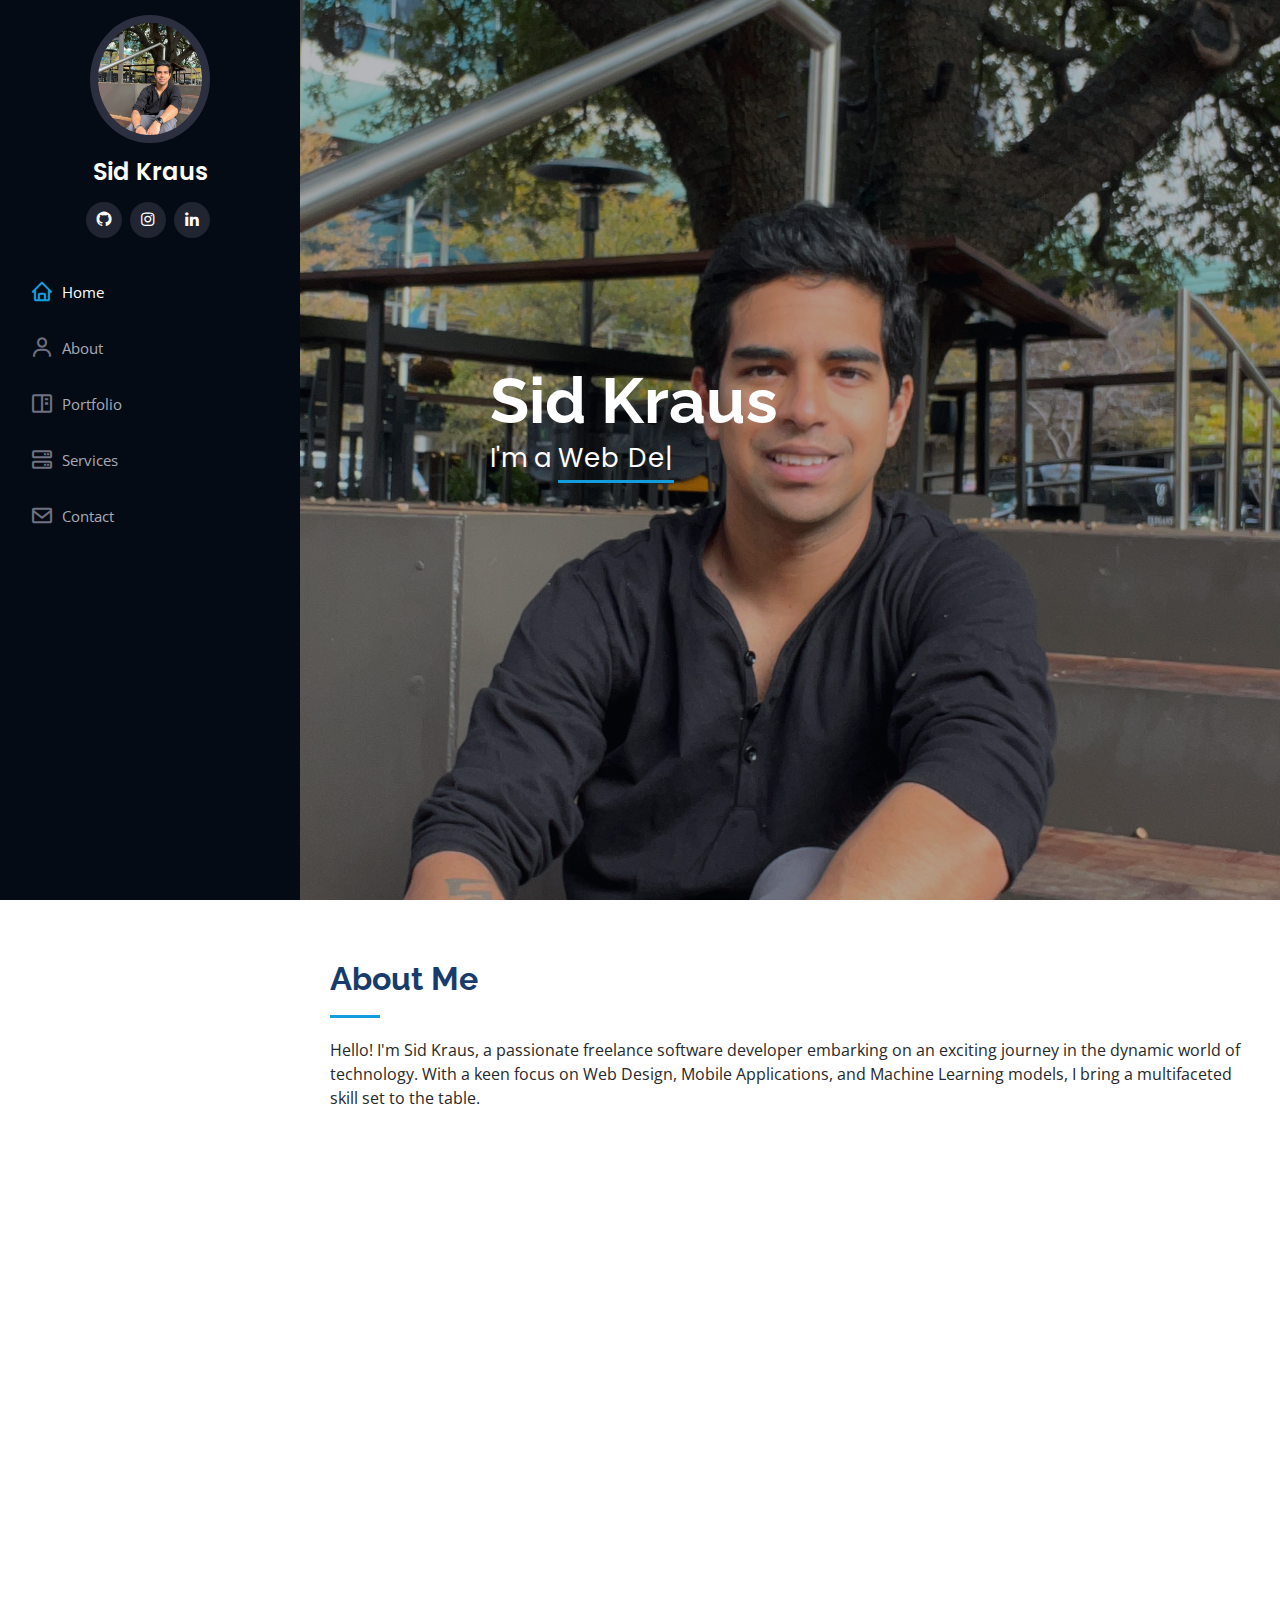
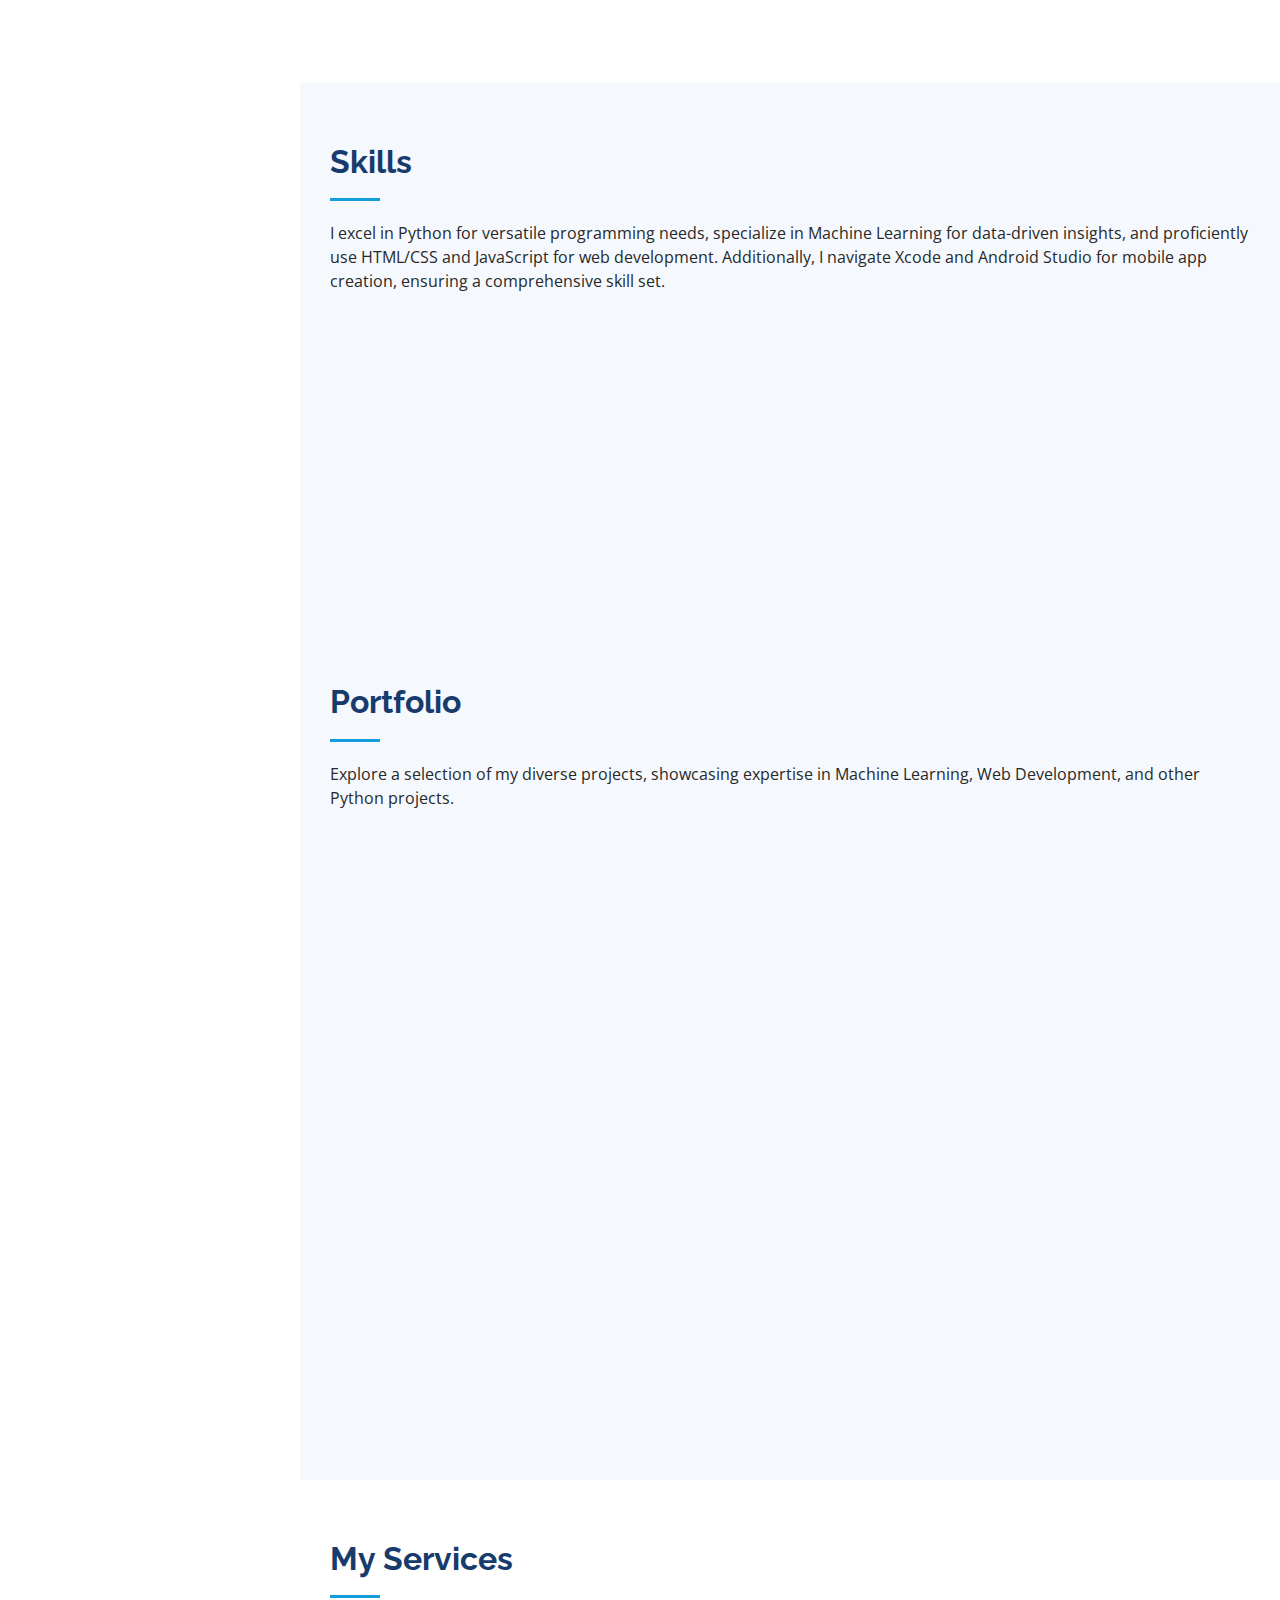
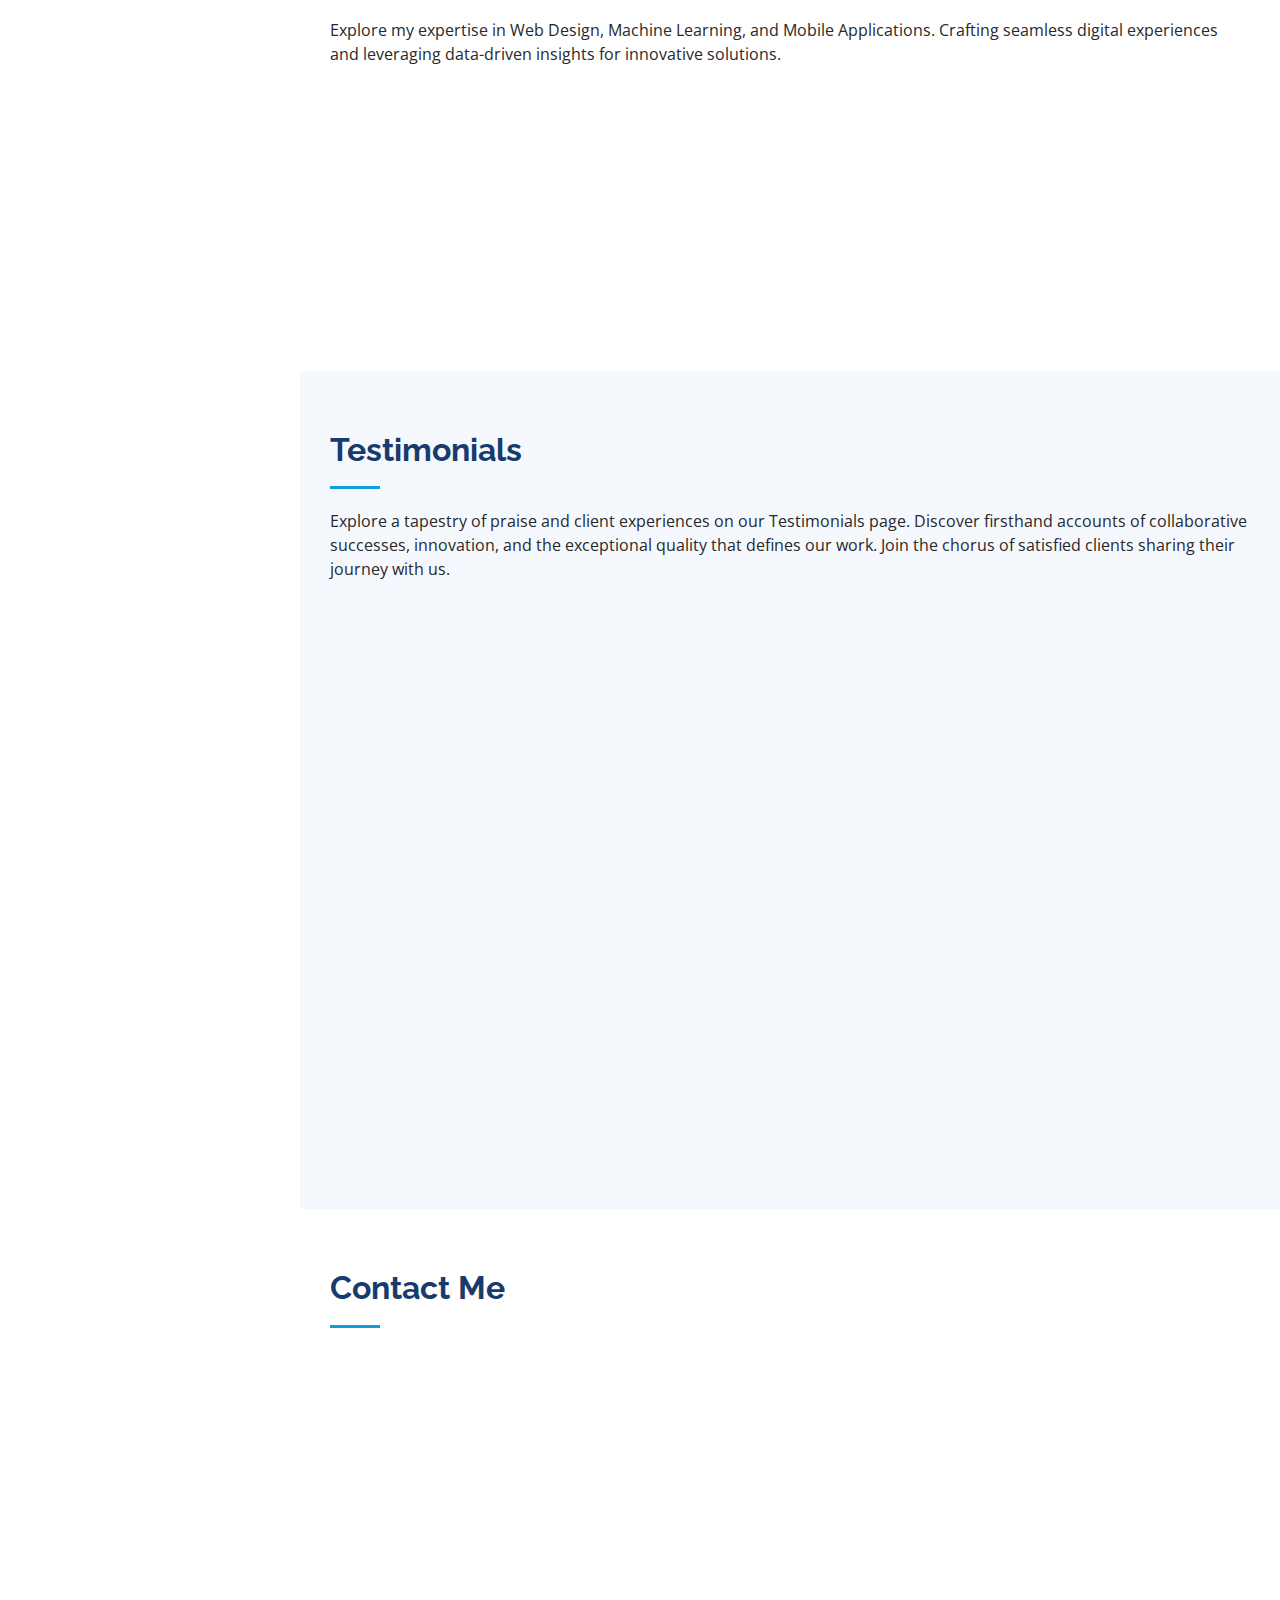
<file: index.html>
<!DOCTYPE html>
<html lang="en">

<head>
  <meta charset="utf-8">
  <meta content="width=device-width, initial-scale=1.0" name="viewport">

  <title>Sid Kraus | Kraus-Tech Solutions - Web Design, Mobile Apps, Machine Learning</title>
  <meta content="Sid Kraus is a freelance software developer specializing in web design, mobile application development (iOS & Android), and machine learning solutions. Explore my portfolio and services." name="description">
  <meta content="Sid Kraus, Kraus-Tech Solutions, freelance developer, web design, mobile applications, machine learning, Python, HTML, CSS, JavaScript, Xcode, Android Studio, Austin TX developer" name="keywords">

  <link href="assets/img/favicon.png" rel="icon">
  <link href="assets/img/apple-touch-icon.png" rel="apple-touch-icon">

  <link href="https://fonts.googleapis.com/css?family=Open+Sans:300,300i,400,400i,600,600i,700,700i|Raleway:300,300i,400,400i,500,500i,600,600i,700,700i|Poppins:300,300i,400,400i,500,500i,600,600i,700,700i" rel="stylesheet">

  <link href="assets/vendor/aos/aos.css" rel="stylesheet">
  <link href="assets/vendor/bootstrap/css/bootstrap.min.css" rel="stylesheet">
  <link href="assets/vendor/bootstrap-icons/bootstrap-icons.css" rel="stylesheet">
  <link href="assets/vendor/boxicons/css/boxicons.min.css" rel="stylesheet">
  <link href="assets/vendor/glightbox/css/glightbox.min.css" rel="stylesheet">
  <link href="assets/vendor/swiper/swiper-bundle.min.css" rel="stylesheet">

  <link href="assets/css/style.css" rel="stylesheet">


</head>

<body>

  <i class="bi bi-list mobile-nav-toggle d-xl-none"></i>

  <header id="header">
    <div class="d-flex flex-column">

      <div class="profile">
        <img src="assets/img/circle.png" alt="Sid Kraus profile picture" class="img-fluid rounded-circle">
        <h1 class="text-light"><a href="index.html">Sid Kraus</a></h1>
        <div class="social-links mt-3 text-center">
          <a href="https://github.com/emperorsid920" class="github" aria-label="Sid Kraus GitHub profile"><i class="bx bxl-github"></i></a>
          <a href="https://www.instagram.com/kraustech/" class="instagram" aria-label="Kraus-Tech Instagram profile"><i class="bx bxl-instagram"></i></a>
          <a href="https://www.linkedin.com/in/sid-kraus-b73958145/" class="linkedin" aria-label="Sid Kraus LinkedIn profile"><i class="bx bxl-linkedin"></i></a>
        </div>
      </div>

      <nav id="navbar" class="nav-menu navbar">
        <ul>
          <li><a href="#hero" class="nav-link scrollto active"><i class="bx bx-home"></i> <span>Home</span></a></li>
          <li><a href="#about" class="nav-link scrollto"><i class="bx bx-user"></i> <span>About</span></a></li>
          <li><a href="#portfolio" class="nav-link scrollto"><i class="bx bx-book-content"></i> <span>Portfolio</span></a></li>
          <li><a href="#services" class="nav-link scrollto"><i class="bx bx-server"></i> <span>Services</span></a></li>
          <li><a href="#contact" class="nav-link scrollto"><i class="bx bx-envelope"></i> <span>Contact</span></a></li>
        </ul>
      </nav></div>
  </header><section id="hero" class="d-flex flex-column justify-content-center align-items-center">
    <div class="hero-container" data-aos="fade-in">
      <h1>Sid Kraus</h1>
      <p>I'm a <span class="typed" data-typed-items="Web Designer, Mobile App Developer, Machine Learning Specialist, Freelancer"></span></p>
    </div>
  </section><main id="main">

    <section id="about" class="about">
      <div class="container">

        <div class="section-title">
          <h2>About Me</h2>
          <p>Hello! I'm Sid Kraus, a passionate freelance software developer embarking on an exciting journey in the dynamic world of technology. With a keen focus on Web Design, Mobile Applications, and Machine Learning models, I bring a multifaceted skill set to the table.</p>
        </div>

        <div class="row">
          <div class="col-lg-4" data-aos="fade-right">
            <img src="assets/img/Main.png" class="img-fluid" alt="Sid Kraus professional headshot">
          </div>
          <div class="col-lg-8 pt-4 pt-lg-0 content" data-aos="fade-left">
            <h3>Web & Mobile App Developer & Machine Learning Specialist</h3>
            <p class="fst-italic">
              Basic Information about me.
            </p>
            <div class="row">
              <div class="col-lg-6">
                <ul>

                  <li><i class="bi bi-chevron-right"></i> <strong>Phone:</strong> <span>+1 737-341-4354</span></li>
                  <li><i class="bi bi-chevron-right"></i> <strong>City:</strong> <span>Austin, TX, USA</span></li>
                </ul>
              </div>
              <div class="col-lg-6">
                <ul>

                  <li><i class="bi bi-chevron-right"></i> <strong>Degree:</strong> <span>Bachelors</span></li>
                  <li><i class="bi bi-chevron-right"></i> <strong>Email:</strong> <span>sidkraus920@gmail.com</span></li>
                  <li><i class="bi bi-chevron-right"></i> <strong>Freelance:</strong> <span>Available</span></li>
                </ul>
              </div>
            </div>
            <p>
              In Web Design, I craft user-centric interfaces that seamlessly blend aesthetics and functionality, creating engaging digital experiences. As a Mobile Applications specialist, I transform ideas into responsive and feature-rich apps for both iOS and Android platforms. Delving into Machine Learning, I harness advanced algorithms to unlock data-driven insights and address complex challenges. My commitment to staying abreast of technological advancements drives my passion for delivering high-quality solutions. I'm not just writing code; I'm shaping impactful digital experiences. Let's collaborate to turn your ideas into reality and create innovative solutions that resonate in the ever-evolving digital landscape.
            </p>
          </div>
        </div>

      </div>
    </section><section id="skills" class="skills section-bg">
      <div class="container">

        <div class="section-title">
          <h2>Skills</h2>
          <p>I excel in Python for versatile programming needs, specialize in Machine Learning for data-driven insights, and proficiently use HTML/CSS and JavaScript for web development. Additionally, I navigate Xcode and Android Studio for mobile app creation, ensuring a comprehensive skill set.</p>
        </div>

        <div class="row skills-content">

          <div class="col-lg-6" data-aos="fade-up">

            <div class="progress">
              <span class="skill">Python <i class="val">100%</i></span>
              <div class="progress-bar-wrap">
                <div class="progress-bar" role="progressbar" aria-valuenow="100" aria-valuemin="0" aria-valuemax="100"></div>
              </div>
            </div>

            <div class="progress">
              <span class="skill">Machine Learning <i class="val">90%</i></span>
              <div class="progress-bar-wrap">
                <div class="progress-bar" role="progressbar" aria-valuenow="90" aria-valuemin="0" aria-valuemax="100"></div>
              </div>
            </div>

            <div class="progress">
              <span class="skill">HTML <i class="val">90%</I></span>
              <div class="progress-bar-wrap">
                <div class="progress-bar" role="progressbar" aria-valuenow="95" aria-valuemin="0" aria-valuemax="100"></div>
              </div>
            </div>

          </div>

          <div class="col-lg-6" data-aos="fade-up" data-aos-delay="100">

            <div class="progress">
              <span class="skill">CSS<i class="val">80%</i></span>
              <div class="progress-bar-wrap">
                <div class="progress-bar" role="progressbar" aria-valuenow="80" aria-valuemin="0" aria-valuemax="100"></div>
              </div>
            </div>

            <div class="progress">
              <span class="skill">JavaScript <i class="val">80%</i></span>
              <div class="progress-bar-wrap">
                <div class="progress-bar" role="progressbar" aria-valuenow="80" aria-valuemin="0" aria-valuemax="100"></div>
              </div>
            </div>


            <div class="progress">
              <span class="skill">Xcode <i class="val">85%</I></span>
              <div class="progress-bar-wrap">
                <div class="progress-bar" role="progressbar" aria-valuenow="80" aria-valuemin="0" aria-valuemax="100"></div>
              </div>
            </div>




            <div class="progress">
              <span class="skill">Android Studio <i class="val">85%</i></span>
              <div class="progress-bar-wrap">
                <div class="progress-bar" role="progressbar" aria-valuenow="85" aria-valuemin="0" aria-valuemax="100"></div>
              </div>
            </div>

          </div>

        </div>

      </div>
    </section><section id="portfolio" class="portfolio section-bg">
      <div class="container">

        <div class="section-title">
          <h2>Portfolio</h2>
          <p>Explore a selection of my diverse projects, showcasing expertise in Machine Learning, Web Development, and other Python projects.</p>
        </div>



        <div class="row portfolio-container" data-aos="fade-up" data-aos-delay="100">


           <div class="col-lg-4 col-md-6 portfolio-item filter-app">
            <div class="portfolio-wrap">
              <img src="assets/img/portfolio/Kaiserwear.png" class="img-fluid" alt="Kaiserwear Store">
              <div class="portfolio-links">
                <a href="https://emperorsid920.wixsite.com/mysite-1" target="_blank" title="View Site"><i class="bx bxl-github"></i></a>
                <a href="assets/img/portfolio/Kaiserwear.png" data-gallery="portfolioGallery" class="portfolio-lightbox" title="Kaiserwear Store"><i class="bx bx-plus"></i></a>
              </div>
            </div>
          </div>
          
          <div class="col-lg-4 col-md-6 portfolio-item filter-app">
            <div class="portfolio-wrap">
              <img src="assets/img/portfolio/Cust_Churn.png" class="img-fluid" alt="Customer Churn Prediction Project">
              <div class="portfolio-links">
                <a href="https://github.com/emperorsid920/Python-AI/tree/main/Customer_Churn" target="_blank" title="View Customer Churn GitHub Repo"><i class="bx bxl-github"></i></a>
                <a href="assets/img/portfolio/Cust_Churn.png" data-gallery="portfolioGallery" class="portfolio-lightbox" title="Customer Churn Prediction Project"><i class="bx bx-plus"></i></a>
              </div>
            </div>
          </div>



          <div class="col-lg-4 col-md-6 portfolio-item filter-app">
            <div class="portfolio-wrap">
              <img src="assets/img/portfolio/Aspen.png" class="img-fluid" alt="Bike rental Price Prediction">
              <div class="portfolio-links">
                <a href="https://github.com/emperorsid920/Python-AI/tree/main/Aspen_Bike-Rental" target="_blank" title="View Customer Churn GitHub Repo"><i class="bx bxl-github"></i></a>
                <a href="assets/img/portfolio/Aspen.png" data-gallery="portfolioGallery" class="portfolio-lightbox" title="Bike rental Price Prediction"><i class="bx bx-plus"></i></a>
              </div>
            </div>
          </div>
          
          <div class="col-lg-4 col-md-6 portfolio-item filter-app">
            <div class="portfolio-wrap">
              <img src="assets/img/portfolio/Repair.png" class="img-fluid" alt="Content Review and Moderation System">
              <div class="portfolio-links">
                <a href="https://github.com/emperorsid920/Python-AI/tree/main/Content_Reviews" target="_blank" title="View Content Review GitHub Repo"><i class="bx bxl-github"></i></a>
                <a href="assets/img/portfolio/Repair.png" data-gallery="portfolioGallery" class="portfolio-lightbox" title="Content Review and Moderation System"><i class="bx bx-plus"></i></a>
              </div>
            </div>
          </div>

          <div class="col-lg-4 col-md-6 portfolio-item filter-web">
            <div class="portfolio-wrap">
              <img src="assets/img/portfolio/Ollama.png" class="img-fluid" alt="Ollama AI-Agent Integration Project">
              <div class="portfolio-links">
                <a href="https://github.com/emperorsid920/Python-AI/tree/main/AI_Agent" target="_blank" title="View Ollama AI-Agent GitHub Repo"><i class="bx bxl-github"></i></a>
                <a href="assets/img/portfolio/Ollama.png" data-gallery="portfolioGallery" class="portfolio-lightbox" title="Ollama AI-Agent Integration Project"><i class="bx bx-plus"></i></a>

              </div>
            </div>
          </div>


          <div class="col-lg-4 col-md-6 portfolio-item filter-card">
            <div class="portfolio-wrap">
              <img src="assets/img/portfolio/MusicWeb.png" class="img-fluid" alt="Music Artist Portfolio Website">
              <div class="portfolio-links">
                <a href="https://github.com/emperorsid920/FreelancePortfolio/tree/main/Music" target="_blank" title="View Music Webpage GitHub Repo"><i class="bx bxl-github"></i></a>
                <a href="assets/img/portfolio/MusicWeb.png" data-gallery="portfolioGallery" class="portfolio-lightbox" title="Music Artist Portfolio Website"><i class="bx bx-plus"></i></a>

              </div>
            </div>
          </div>


          <div class="col-lg-4 col-md-6 portfolio-item filter-card">
            <div class="portfolio-wrap">
              <img src="assets/img/portfolio/Sentiment-Analysis.jpg" class="img-fluid" alt="IMDB Movie Review Sentiment Analysis">
              <div class="portfolio-links">
                <a href="https://github.com/emperorsid920/Python-AI/tree/main/IMDBRev" target="_blank" title="View Sentiment Analysis GitHub Repo"><i class="bx bxl-github"></i></a>
                <a href="assets/img/portfolio/Sentiment-Analysis.jpg" data-gallery="portfolioGallery" class="portfolio-lightbox" title="IMDB Movie Review Sentiment Analysis"><i class="bx bx-plus"></i></a>

              </div>
            </div>
          </div>

          <div class="col-lg-4 col-md-6 portfolio-item filter-app">
            <div class="portfolio-wrap">
              <img src="assets/img/portfolio/YComb.png" class="img-fluid" alt="YCombinator Web Scraping AI Agent">
              <div class="portfolio-links">
                <a href="https://github.com/emperorsid920/Python-AI/tree/main/YCombinator_Scrap" target="_blank" title="View YCombinator Web Scraping AI Agent GitHub Repo"><i class="bx bxl-github"></i></a>
                <a href="assets/img/portfolio/YComb.png" data-gallery="portfolioGallery" class="portfolio-lightbox" title="YCombinator Web Scraping AI Agent"><i class="bx bx-plus"></i></a>
              </div>
            </div>
          </div>


          <div class="col-lg-4 col-md-6 portfolio-item filter-web">
            <div class="portfolio-wrap">
              <img src="assets/img/portfolio/Rainey-House.png" class="img-fluid" alt="Rainey House Website Design">
              <div class="portfolio-links">
                <a href="http://rainey-house.com" target="_blank" title="Visit Rainey House Website"><i class="bx bx-link"></i></a> <a href="assets/img/portfolio/Rainey-House.png" data-gallery="portfolioGallery" class="portfolio-lightbox" title="Rainey House Website Design"><i class="bx bx-plus"></i></a>

              </div>
            </div>
          </div>

        </div>

      </div>
    </section><section id="services" class="services">
      <div class="container">

        <div class="section-title">
          <h2>My Services</h2>
          <p>Explore my expertise in Web Design, Machine Learning, and Mobile Applications. Crafting seamless digital experiences and leveraging data-driven insights for innovative solutions.</p>
        </div>

        <div class="row">
          <div class="col-lg-4 col-md-6 icon-box" data-aos="fade-up">
            <div class="icon"><i class="bi bi-laptop-code"></i></div>
            <h4 class="title"><a href="Web_Design.html">Web Design</a></h4>
            <p class="description">Crafting user-centric interfaces, blending aesthetics with functionality to create engaging digital experiences.</p>
          </div>
          <div class="col-lg-4 col-md-6 icon-box" data-aos="fade-up" data-aos-delay="100">
            <div class="icon"><i class="bi bi-code-slash"></i></div>
            <h4 class="title"><a href="Machine_Learning.html">Machine Learning Development</a></h4>
            <p class="description">Harnessing advanced algorithms for data-driven insights, addressing complex challenges with innovative solutions.</p>
          </div>
          <div class="col-lg-4 col-md-6 icon-box" data-aos="fade-up" data-aos-delay="200">
            <div class="icon"><i class="bi bi-mobile"></i></div>
            <h4 class="title"><a href="#">Mobile Application Development</a></h4>
            <p class="description">Transforming ideas into responsive and feature-rich apps for iOS and Android platforms, ensuring a seamless user experience.</p>
          </div>
        </div>

      </div>
    </section><section id="testimonials" class="testimonials section-bg">
      <div class="container">

        <div class="section-title">
          <h2>Testimonials</h2>
          <p>Explore a tapestry of praise and client experiences on our Testimonials page. Discover firsthand accounts of collaborative successes, innovation, and the exceptional quality that defines our work. Join the chorus of satisfied clients sharing their journey with us.</p>
        </div>

        <div class="testimonials-slider swiper" data-aos="fade-up" data-aos-delay="100">
          <div class="swiper-wrapper">

            <div class="swiper-slide">
              <div class="testimonial-item" data-aos="fade-up">
                <p>
                  <i class="bx bxs-quote-alt-left quote-icon-left"></i>
                  I needed a website for my music career. Sid guided me through the process and kept in the loop at every stage. The website is smooth, and I have easy access to my main points. He went above and beyond to make sure the specifics were included.
                  <i class="bx bxs-quote-alt-right quote-icon-right"></i>
                </p>
                <img src="assets/img/testimonials/TBA.png" class="testimonial-img" alt="William Driscoll testimonial image">
                <h3>William Driscoll</h3>
                <h4>Singer</h4>
              </div>
            </div><div class="swiper-slide">
              <div class="testimonial-item" data-aos="fade-up" data-aos-delay="100">
                <p>
                  <i class="bx bxs-quote-alt-left quote-icon-left"></i>
                  Sid created a website for my business and I truly can't thank him enough. He created a website that was exactly what I envisioned, and I am very happy with the product. Sid was also very polite and helped answer all my questions/concerns. I highly recommend his services for anyone needing website development.
                  <i class="bx bxs-quote-alt-right quote-icon-right"></i>
                </p>
                <img src="assets/img/testimonials/TBA.png" class="testimonial-img" alt="Marcus Regalado testimonial image">
                <h3>Marcus Regalado</h3>
                <h4>Bar Owner</h4>
              </div>
            </div><div class="swiper-slide">
              <div class="testimonial-item" data-aos="fade-up" data-aos-delay="300">
                <p>
                  <i class="bx bxs-quote-alt-left quote-icon-left"></i>
                  I hired Sid to write a mail spam detection model for my business. Sid did a wonderful job. He sat down with me and noted all the requirements I had and in the project he gave great attention to them. He delivered the project on time.
                  <i class="bx bxs-quote-alt-right quote-icon-right"></i>
                </p>
                <img src="assets/img/testimonials/TBA.png" class="testimonial-img" alt="Matt Brandon testimonial image">
                <h3>Matt Brandon</h3>
                <h4>Freelancer</h4>
              </div>
            </div></div>
          <div class="swiper-pagination"></div>
        </div>

      </div>
    </section><section id="contact" class="contact">
      <div class="container">

        <div class="section-title">
          <h2>Contact Me</h2>

        </div>

        <div class="row" data-aos="fade-in">

          <div class="col-lg-5 d-flex align-items-stretch">
            <div class="info">
              <div class="address">
                <i class="bi bi-geo-alt"></i>
                <h4>Location:</h4>
                <p>110 E 2nd St, Austin, TX 78701</p>
              </div>

              <div class="email">
                <i class="bi bi-envelope"></i>
                <h4>Email:</h4>
                <p>sidkraus920@gmail.com</p>
              </div>

              

              <iframe src="https://www.google.com/maps/embed?pb=!1m18!1m12!1m3!1d3445.71191060932!2d-97.7410976848777!3d30.2647712817882!2m3!1f0!2f0!3f0!3m2!1i1024!2i768!4f13.1!3m3!1m2!1s0x8644b58ad4b4e9e5%3A0x6a0f4a4d6b6e4e1!2s110%20E%202nd%20St%2C%20Austin%2C%20TX%2078701%2C%20USA!5e0!3m2!1sen!2sus!4v1678225588720!5m2!1sen!2sus" frameborder="0" style="border:0; width: 100%; height: 290px;" allowfullscreen="" loading="lazy" referrerpolicy="no-referrer-when-downgrade"></iframe>

            </div>

          </div>

          <div class="col-lg-7 mt-5 mt-lg-0 d-flex align-items-stretch">
            <div class="row">
              <div class="text-center">
                <p>For further project details such as project modifications and prices, book a free 30-minute Zoom meeting via Calendly.</p>
                <a href="https://calendly.com/sidkraus920/sid-kraus-consulting" target="_blank" class="capsule-button">Book a Consultation</a>
              </div>
            </div>
          </div>


        </div>

      </div>
    </section>
    </main><a href="#" class="back-to-top d-flex align-items-center justify-content-center"><i class="bi bi-arrow-up-short"></i></a>

  <script src="assets/vendor/purecounter/purecounter_vanilla.js"></script>
  <script src="assets/vendor/aos/aos.js"></script>
  <script src="assets/vendor/bootstrap/js/bootstrap.bundle.min.js"></script>
  <script src="assets/vendor/glightbox/js/glightbox.min.js"></script>
  <script src="assets/vendor/isotope-layout/isotope.pkgd.min.js"></script>
  <script src="assets/vendor/swiper/swiper-bundle.min.js"></script>
  <script src="assets/vendor/typed.js/typed.umd.js"></script>
  <script src="assets/vendor/waypoints/noframework.waypoints.js"></script>
  <script src="assets/vendor/php-email-form/validate.js"></script>

  <script src="assets/js/main.js"></script>

</body>

</html>
</file>
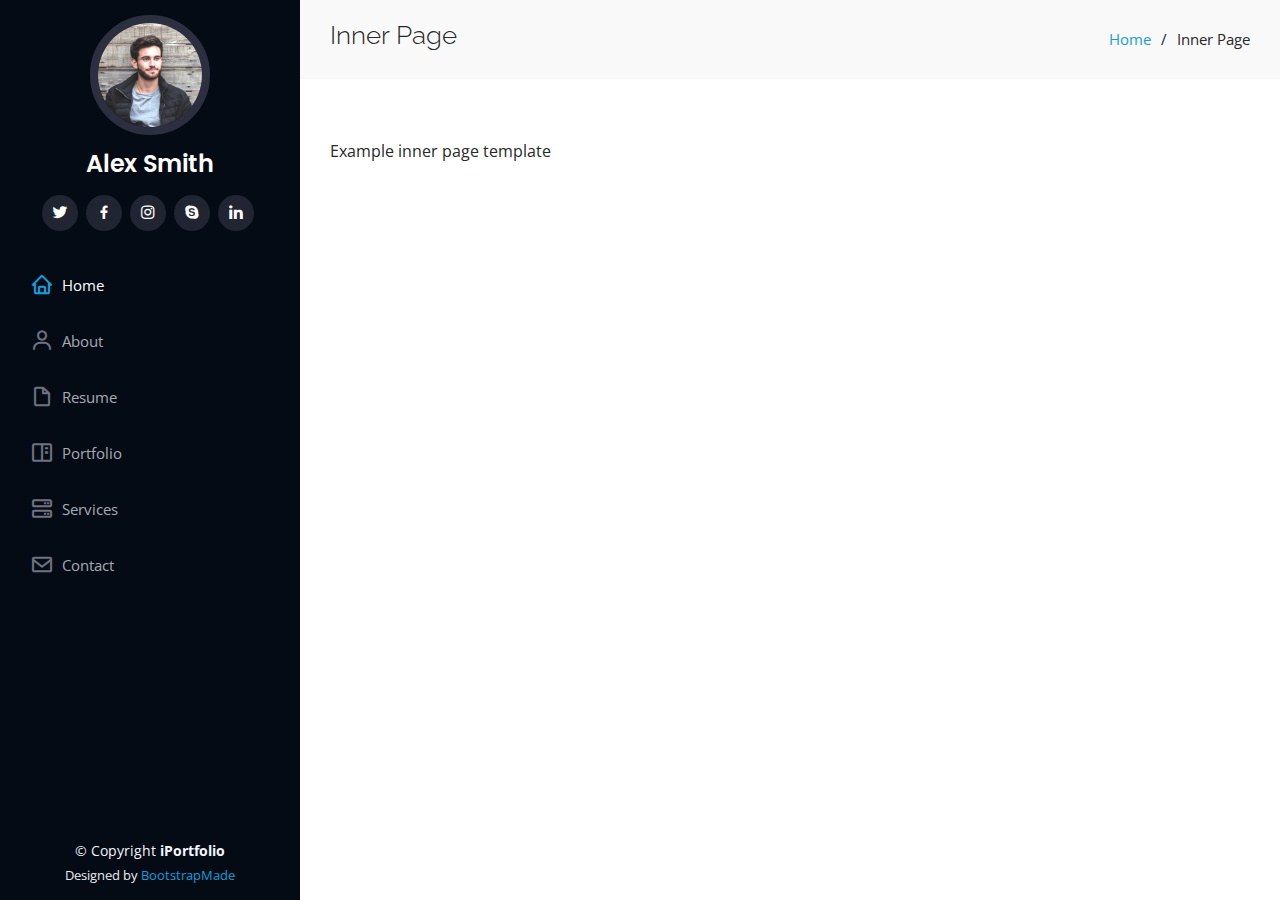
<file: inner-page.html>
<!DOCTYPE html>
<html lang="en">

<head>
  <meta charset="utf-8">
  <meta content="width=device-width, initial-scale=1.0" name="viewport">

  <title>Inner Page - iPortfolio Bootstrap Template</title>
  <meta content="" name="description">
  <meta content="" name="keywords">

  <!-- Favicons -->
  <link href="assets/img/favicon.png" rel="icon">
  <link href="assets/img/apple-touch-icon.png" rel="apple-touch-icon">

  <!-- Google Fonts -->
  <link href="https://fonts.googleapis.com/css?family=Open+Sans:300,300i,400,400i,600,600i,700,700i|Raleway:300,300i,400,400i,500,500i,600,600i,700,700i|Poppins:300,300i,400,400i,500,500i,600,600i,700,700i" rel="stylesheet">

  <!-- Vendor CSS Files -->
  <link href="assets/vendor/aos/aos.css" rel="stylesheet">
  <link href="assets/vendor/bootstrap/css/bootstrap.min.css" rel="stylesheet">
  <link href="assets/vendor/bootstrap-icons/bootstrap-icons.css" rel="stylesheet">
  <link href="assets/vendor/boxicons/css/boxicons.min.css" rel="stylesheet">
  <link href="assets/vendor/glightbox/css/glightbox.min.css" rel="stylesheet">
  <link href="assets/vendor/swiper/swiper-bundle.min.css" rel="stylesheet">

  <!-- Template Main CSS File -->
  <link href="assets/css/style.css" rel="stylesheet">

  <!-- =======================================================
  * Template Name: iPortfolio
  * Updated: Nov 17 2023 with Bootstrap v5.3.2
  * Template URL: https://bootstrapmade.com/iportfolio-bootstrap-portfolio-websites-template/
  * Author: BootstrapMade.com
  * License: https://bootstrapmade.com/license/
  ======================================================== -->
</head>

<body>

  <!-- ======= Mobile nav toggle button ======= -->
  <i class="bi bi-list mobile-nav-toggle d-xl-none"></i>

  <!-- ======= Header ======= -->
  <header id="header">
    <div class="d-flex flex-column">

      <div class="profile">
        <img src="assets/img/profile-img.jpg" alt="" class="img-fluid rounded-circle">
        <h1 class="text-light"><a href="index.html">Alex Smith</a></h1>
        <div class="social-links mt-3 text-center">
          <a href="#" class="twitter"><i class="bx bxl-twitter"></i></a>
          <a href="#" class="facebook"><i class="bx bxl-facebook"></i></a>
          <a href="#" class="instagram"><i class="bx bxl-instagram"></i></a>
          <a href="#" class="google-plus"><i class="bx bxl-skype"></i></a>
          <a href="#" class="linkedin"><i class="bx bxl-linkedin"></i></a>
        </div>
      </div>

      <nav id="navbar" class="nav-menu navbar">
        <ul>
          <li><a href="#hero" class="nav-link scrollto active"><i class="bx bx-home"></i> <span>Home</span></a></li>
          <li><a href="#about" class="nav-link scrollto"><i class="bx bx-user"></i> <span>About</span></a></li>
          <li><a href="#resume" class="nav-link scrollto"><i class="bx bx-file-blank"></i> <span>Resume</span></a></li>
          <li><a href="#portfolio" class="nav-link scrollto"><i class="bx bx-book-content"></i> <span>Portfolio</span></a></li>
          <li><a href="#services" class="nav-link scrollto"><i class="bx bx-server"></i> <span>Services</span></a></li>
          <li><a href="#contact" class="nav-link scrollto"><i class="bx bx-envelope"></i> <span>Contact</span></a></li>
        </ul>
      </nav><!-- .nav-menu -->
    </div>
  </header><!-- End Header -->

  <main id="main">

    <!-- ======= Breadcrumbs ======= -->
    <section class="breadcrumbs">
      <div class="container">

        <div class="d-flex justify-content-between align-items-center">
          <h2>Inner Page</h2>
          <ol>
            <li><a href="index.html">Home</a></li>
            <li>Inner Page</li>
          </ol>
        </div>

      </div>
    </section><!-- End Breadcrumbs -->

    <section class="inner-page">
      <div class="container">
        <p>
          Example inner page template
        </p>
      </div>
    </section>

  </main><!-- End #main -->

  <!-- ======= Footer ======= -->
  <footer id="footer">
    <div class="container">
      <div class="copyright">
        &copy; Copyright <strong><span>iPortfolio</span></strong>
      </div>
      <div class="credits">
        <!-- All the links in the footer should remain intact. -->
        <!-- You can delete the links only if you purchased the pro version. -->
        <!-- Licensing information: https://bootstrapmade.com/license/ -->
        <!-- Purchase the pro version with working PHP/AJAX contact form: https://bootstrapmade.com/iportfolio-bootstrap-portfolio-websites-template/ -->
        Designed by <a href="https://bootstrapmade.com/">BootstrapMade</a>
      </div>
    </div>
  </footer><!-- End  Footer -->

  <a href="#" class="back-to-top d-flex align-items-center justify-content-center"><i class="bi bi-arrow-up-short"></i></a>

  <!-- Vendor JS Files -->
  <script src="assets/vendor/purecounter/purecounter_vanilla.js"></script>
  <script src="assets/vendor/aos/aos.js"></script>
  <script src="assets/vendor/bootstrap/js/bootstrap.bundle.min.js"></script>
  <script src="assets/vendor/glightbox/js/glightbox.min.js"></script>
  <script src="assets/vendor/isotope-layout/isotope.pkgd.min.js"></script>
  <script src="assets/vendor/swiper/swiper-bundle.min.js"></script>
  <script src="assets/vendor/typed.js/typed.umd.js"></script>
  <script src="assets/vendor/waypoints/noframework.waypoints.js"></script>
  <script src="assets/vendor/php-email-form/validate.js"></script>

  <!-- Template Main JS File -->
  <script src="assets/js/main.js"></script>

</body>

</html>
</file>
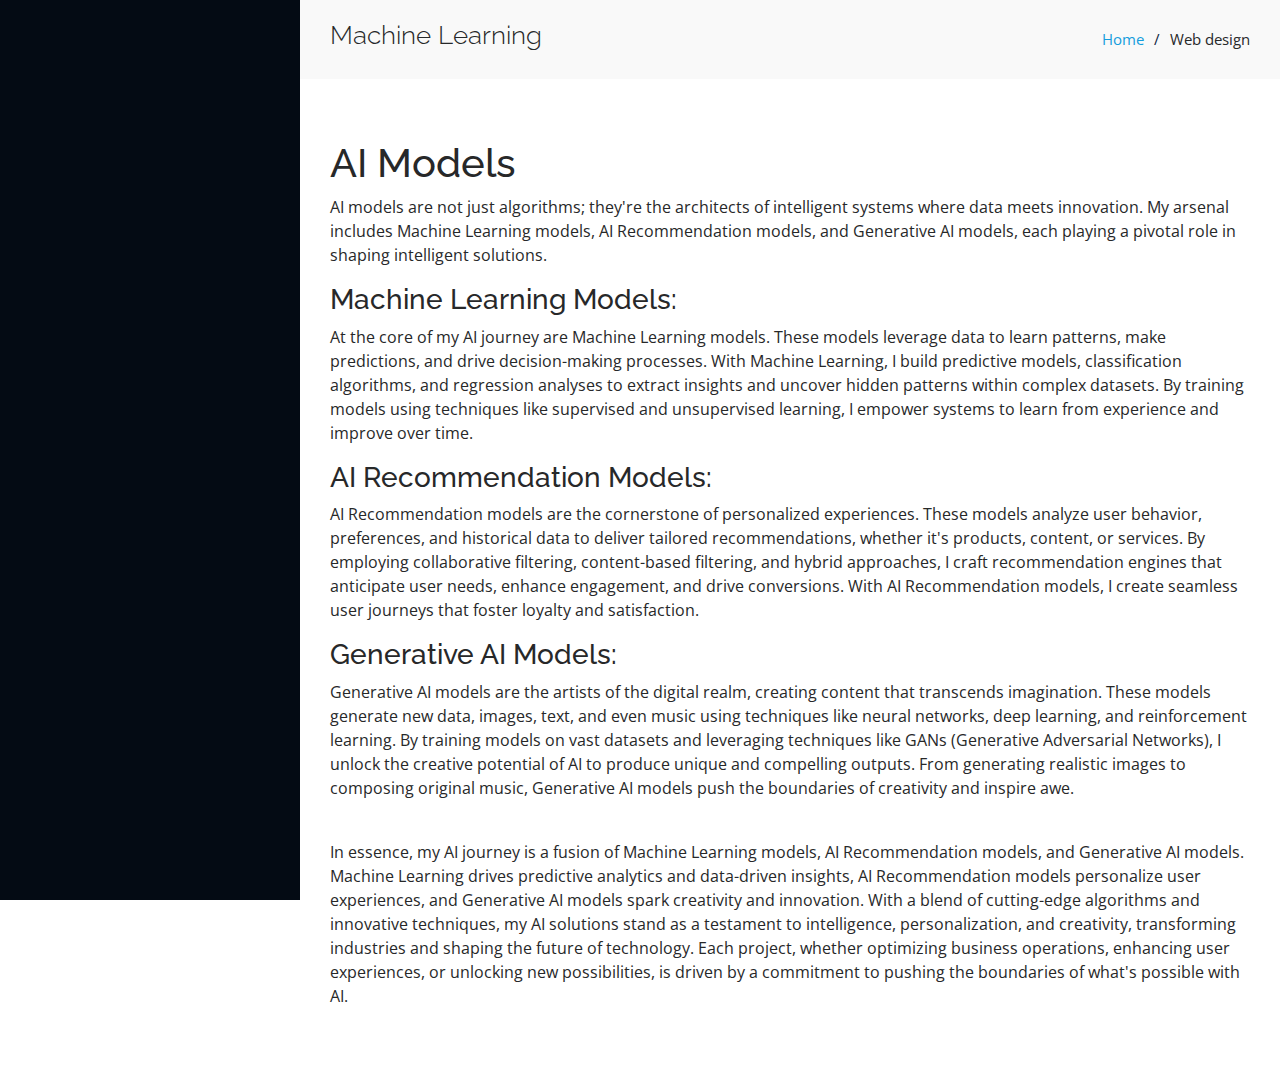
<file: Machine_Learning.html>
<!DOCTYPE html>
<html lang="en">

<head>
  <meta charset="utf-8">
  <meta content="width=device-width, initial-scale=1.0" name="viewport">

  <title>Inner Page - iPortfolio Bootstrap Template</title>
  <meta content="" name="description">
  <meta content="" name="keywords">

  <!-- Favicons -->
  <link href="assets/img/favicon.png" rel="icon">
  <link href="assets/img/apple-touch-icon.png" rel="apple-touch-icon">

  <!-- Google Fonts -->
  <link href="https://fonts.googleapis.com/css?family=Open+Sans:300,300i,400,400i,600,600i,700,700i|Raleway:300,300i,400,400i,500,500i,600,600i,700,700i|Poppins:300,300i,400,400i,500,500i,600,600i,700,700i" rel="stylesheet">

  <!-- Vendor CSS Files -->
  <link href="assets/vendor/aos/aos.css" rel="stylesheet">
  <link href="assets/vendor/bootstrap/css/bootstrap.min.css" rel="stylesheet">
  <link href="assets/vendor/bootstrap-icons/bootstrap-icons.css" rel="stylesheet">
  <link href="assets/vendor/boxicons/css/boxicons.min.css" rel="stylesheet">
  <link href="assets/vendor/glightbox/css/glightbox.min.css" rel="stylesheet">
  <link href="assets/vendor/swiper/swiper-bundle.min.css" rel="stylesheet">

  <!-- Template Main CSS File -->
  <link href="assets/css/style.css" rel="stylesheet">

  <!-- =======================================================
  * Template Name: iPortfolio
  * Updated: Nov 17 2023 with Bootstrap v5.3.2
  * Template URL: https://bootstrapmade.com/iportfolio-bootstrap-portfolio-websites-template/
  * Author: BootstrapMade.com
  * License: https://bootstrapmade.com/license/
  ======================================================== -->
</head>

<body>

  <!-- ======= Mobile nav toggle button ======= -->
  <i class="bi bi-list mobile-nav-toggle d-xl-none"></i>

  <!-- ======= Header ======= -->
  <header id="header">
    <div class="d-flex flex-column">


      
    </div>
  </header><!-- End Header -->

  <main id="main">

    <!-- ======= Breadcrumbs ======= -->
    <section class="breadcrumbs">
      <div class="container">

        <div class="d-flex justify-content-between align-items-center">
          <h2>Machine Learning</h2>
          <ol>
            <li><a href="index.html">Home</a></li>
            <li>Web design</li>
          </ol>
        </div>

      </div>
    </section><!-- End Breadcrumbs -->

    <section class="inner-page">
      <div class="container">
	<h1>AI Models </h1>
        <p>
          AI models are not just algorithms; they're the architects of intelligent systems where data meets innovation. My arsenal includes Machine Learning models, AI Recommendation models, and Generative AI models, each playing a pivotal role in shaping intelligent solutions.
        </p>
<h3>Machine Learning Models:</h3>
<p>At the core of my AI journey are Machine Learning models. These models leverage data to learn patterns, make predictions, and drive decision-making processes. With Machine Learning, I build predictive models, classification algorithms, and regression analyses to extract insights and uncover hidden patterns within complex datasets. By training models using techniques like supervised and unsupervised learning, I empower systems to learn from experience and improve over time. </p>

<h3>AI Recommendation Models: </h3>
<p>AI Recommendation models are the cornerstone of personalized experiences. These models analyze user behavior, preferences, and historical data to deliver tailored recommendations, whether it's products, content, or services. By employing collaborative filtering, content-based filtering, and hybrid approaches, I craft recommendation engines that anticipate user needs, enhance engagement, and drive conversions. With AI Recommendation models, I create seamless user journeys that foster loyalty and satisfaction.</p>

<h3>Generative AI Models: </h3>
<p>Generative AI models are the artists of the digital realm, creating content that transcends imagination. These models generate new data, images, text, and even music using techniques like neural networks, deep learning, and reinforcement learning. By training models on vast datasets and leveraging techniques like GANs (Generative Adversarial Networks), I unlock the creative potential of AI to produce unique and compelling outputs. From generating realistic images to composing original music, Generative AI models push the boundaries of creativity and inspire awe.
</p>


<br>

<p>
In essence, my AI journey is a fusion of Machine Learning models, AI Recommendation models, and Generative AI models. Machine Learning drives predictive analytics and data-driven insights, AI Recommendation models personalize user experiences, and Generative AI models spark creativity and innovation. With a blend of cutting-edge algorithms and innovative techniques, my AI solutions stand as a testament to intelligence, personalization, and creativity, transforming industries and shaping the future of technology. Each project, whether optimizing business operations, enhancing user experiences, or unlocking new possibilities, is driven by a commitment to pushing the boundaries of what's possible with AI.
</p>
      </div>
    </section>

  </main><!-- End #main -->

  

  <a href="#" class="back-to-top d-flex align-items-center justify-content-center"><i class="bi bi-arrow-up-short"></i></a>

  <!-- Vendor JS Files -->
  <script src="assets/vendor/purecounter/purecounter_vanilla.js"></script>
  <script src="assets/vendor/aos/aos.js"></script>
  <script src="assets/vendor/bootstrap/js/bootstrap.bundle.min.js"></script>
  <script src="assets/vendor/glightbox/js/glightbox.min.js"></script>
  <script src="assets/vendor/isotope-layout/isotope.pkgd.min.js"></script>
  <script src="assets/vendor/swiper/swiper-bundle.min.js"></script>
  <script src="assets/vendor/typed.js/typed.umd.js"></script>
  <script src="assets/vendor/waypoints/noframework.waypoints.js"></script>
  <script src="assets/vendor/php-email-form/validate.js"></script>

  <!-- Template Main JS File -->
  <script src="assets/js/main.js"></script>

</body>

</html>
</file>
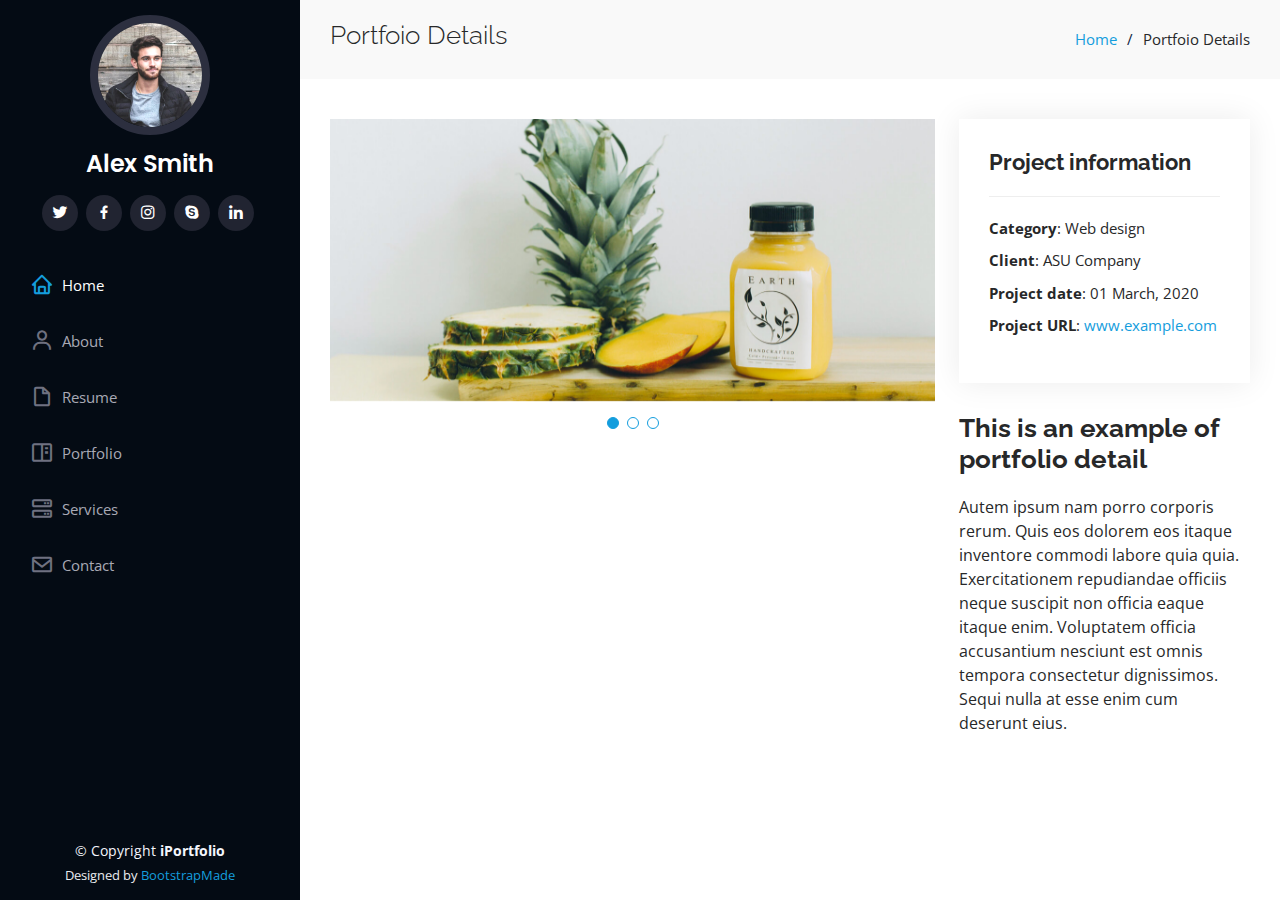
<file: portfolio-details.html>
<!DOCTYPE html>
<html lang="en">

<head>
  <meta charset="utf-8">
  <meta content="width=device-width, initial-scale=1.0" name="viewport">

  <title>Portfolio Details - iPortfolio Bootstrap Template</title>
  <meta content="" name="description">
  <meta content="" name="keywords">

  <!-- Favicons -->
  <link href="assets/img/favicon.png" rel="icon">
  <link href="assets/img/apple-touch-icon.png" rel="apple-touch-icon">

  <!-- Google Fonts -->
  <link href="https://fonts.googleapis.com/css?family=Open+Sans:300,300i,400,400i,600,600i,700,700i|Raleway:300,300i,400,400i,500,500i,600,600i,700,700i|Poppins:300,300i,400,400i,500,500i,600,600i,700,700i" rel="stylesheet">

  <!-- Vendor CSS Files -->
  <link href="assets/vendor/aos/aos.css" rel="stylesheet">
  <link href="assets/vendor/bootstrap/css/bootstrap.min.css" rel="stylesheet">
  <link href="assets/vendor/bootstrap-icons/bootstrap-icons.css" rel="stylesheet">
  <link href="assets/vendor/boxicons/css/boxicons.min.css" rel="stylesheet">
  <link href="assets/vendor/glightbox/css/glightbox.min.css" rel="stylesheet">
  <link href="assets/vendor/swiper/swiper-bundle.min.css" rel="stylesheet">

  <!-- Template Main CSS File -->
  <link href="assets/css/style.css" rel="stylesheet">

  <!-- =======================================================
  * Template Name: iPortfolio
  * Updated: Nov 17 2023 with Bootstrap v5.3.2
  * Template URL: https://bootstrapmade.com/iportfolio-bootstrap-portfolio-websites-template/
  * Author: BootstrapMade.com
  * License: https://bootstrapmade.com/license/
  ======================================================== -->
</head>

<body>

  <!-- ======= Mobile nav toggle button ======= -->
  <i class="bi bi-list mobile-nav-toggle d-xl-none"></i>

  <!-- ======= Header ======= -->
  <header id="header">
    <div class="d-flex flex-column">

      <div class="profile">
        <img src="assets/img/profile-img.jpg" alt="" class="img-fluid rounded-circle">
        <h1 class="text-light"><a href="index.html">Alex Smith</a></h1>
        <div class="social-links mt-3 text-center">
          <a href="#" class="twitter"><i class="bx bxl-twitter"></i></a>
          <a href="#" class="facebook"><i class="bx bxl-facebook"></i></a>
          <a href="#" class="instagram"><i class="bx bxl-instagram"></i></a>
          <a href="#" class="google-plus"><i class="bx bxl-skype"></i></a>
          <a href="#" class="linkedin"><i class="bx bxl-linkedin"></i></a>
        </div>
      </div>

      <nav id="navbar" class="nav-menu navbar">
        <ul>
          <li><a href="#hero" class="nav-link scrollto active"><i class="bx bx-home"></i> <span>Home</span></a></li>
          <li><a href="#about" class="nav-link scrollto"><i class="bx bx-user"></i> <span>About</span></a></li>
          <li><a href="#resume" class="nav-link scrollto"><i class="bx bx-file-blank"></i> <span>Resume</span></a></li>
          <li><a href="#portfolio" class="nav-link scrollto"><i class="bx bx-book-content"></i> <span>Portfolio</span></a></li>
          <li><a href="#services" class="nav-link scrollto"><i class="bx bx-server"></i> <span>Services</span></a></li>
          <li><a href="#contact" class="nav-link scrollto"><i class="bx bx-envelope"></i> <span>Contact</span></a></li>
        </ul>
      </nav><!-- .nav-menu -->
    </div>
  </header><!-- End Header -->

  <main id="main">

    <!-- ======= Breadcrumbs ======= -->
    <section id="breadcrumbs" class="breadcrumbs">
      <div class="container">

        <div class="d-flex justify-content-between align-items-center">
          <h2>Portfoio Details</h2>
          <ol>
            <li><a href="index.html">Home</a></li>
            <li>Portfoio Details</li>
          </ol>
        </div>

      </div>
    </section><!-- End Breadcrumbs -->

    <!-- ======= Portfolio Details Section ======= -->
    <section id="portfolio-details" class="portfolio-details">
      <div class="container">

        <div class="row gy-4">

          <div class="col-lg-8">
            <div class="portfolio-details-slider swiper">
              <div class="swiper-wrapper align-items-center">

                <div class="swiper-slide">
                  <img src="assets/img/portfolio/portfolio-details-1.jpg" alt="">
                </div>

                <div class="swiper-slide">
                  <img src="assets/img/portfolio/portfolio-details-2.jpg" alt="">
                </div>

                <div class="swiper-slide">
                  <img src="assets/img/portfolio/portfolio-details-3.jpg" alt="">
                </div>

              </div>
              <div class="swiper-pagination"></div>
            </div>
          </div>

          <div class="col-lg-4">
            <div class="portfolio-info">
              <h3>Project information</h3>
              <ul>
                <li><strong>Category</strong>: Web design</li>
                <li><strong>Client</strong>: ASU Company</li>
                <li><strong>Project date</strong>: 01 March, 2020</li>
                <li><strong>Project URL</strong>: <a href="#">www.example.com</a></li>
              </ul>
            </div>
            <div class="portfolio-description">
              <h2>This is an example of portfolio detail</h2>
              <p>
                Autem ipsum nam porro corporis rerum. Quis eos dolorem eos itaque inventore commodi labore quia quia. Exercitationem repudiandae officiis neque suscipit non officia eaque itaque enim. Voluptatem officia accusantium nesciunt est omnis tempora consectetur dignissimos. Sequi nulla at esse enim cum deserunt eius.
              </p>
            </div>
          </div>

        </div>

      </div>
    </section><!-- End Portfolio Details Section -->

  </main><!-- End #main -->

  <!-- ======= Footer ======= -->
  <footer id="footer">
    <div class="container">
      <div class="copyright">
        &copy; Copyright <strong><span>iPortfolio</span></strong>
      </div>
      <div class="credits">
        <!-- All the links in the footer should remain intact. -->
        <!-- You can delete the links only if you purchased the pro version. -->
        <!-- Licensing information: https://bootstrapmade.com/license/ -->
        <!-- Purchase the pro version with working PHP/AJAX contact form: https://bootstrapmade.com/iportfolio-bootstrap-portfolio-websites-template/ -->
        Designed by <a href="https://bootstrapmade.com/">BootstrapMade</a>
      </div>
    </div>
  </footer><!-- End  Footer -->

  <a href="#" class="back-to-top d-flex align-items-center justify-content-center"><i class="bi bi-arrow-up-short"></i></a>

  <!-- Vendor JS Files -->
  <script src="assets/vendor/purecounter/purecounter_vanilla.js"></script>
  <script src="assets/vendor/aos/aos.js"></script>
  <script src="assets/vendor/bootstrap/js/bootstrap.bundle.min.js"></script>
  <script src="assets/vendor/glightbox/js/glightbox.min.js"></script>
  <script src="assets/vendor/isotope-layout/isotope.pkgd.min.js"></script>
  <script src="assets/vendor/swiper/swiper-bundle.min.js"></script>
  <script src="assets/vendor/typed.js/typed.umd.js"></script>
  <script src="assets/vendor/waypoints/noframework.waypoints.js"></script>
  <script src="assets/vendor/php-email-form/validate.js"></script>

  <!-- Template Main JS File -->
  <script src="assets/js/main.js"></script>

</body>

</html>
</file>
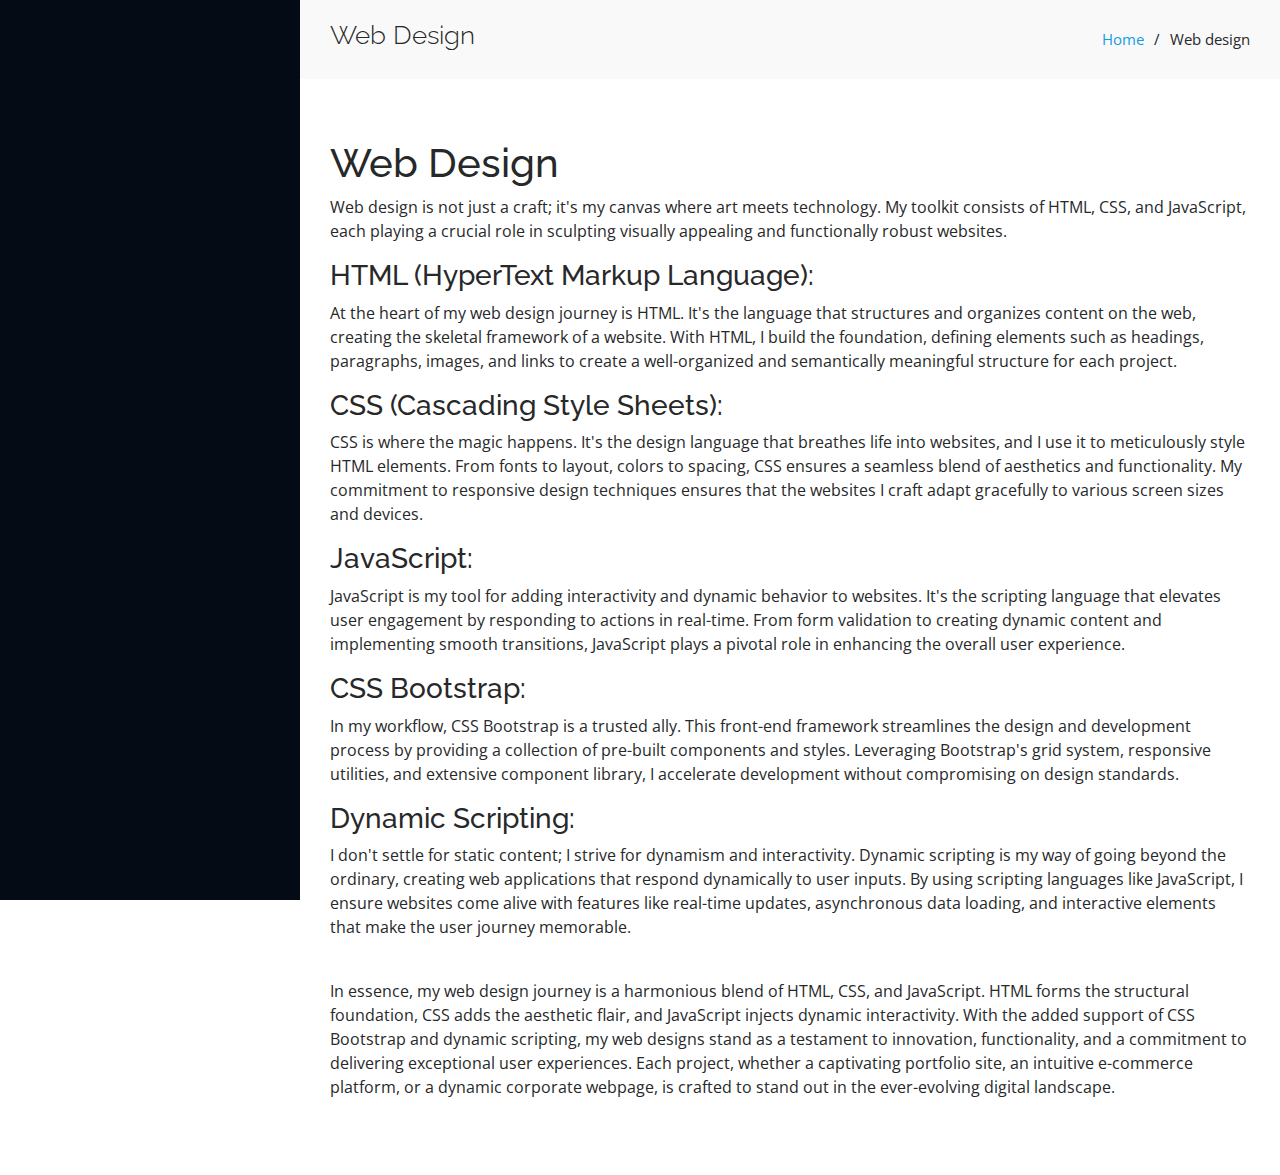
<file: Web_Design.html>
<!DOCTYPE html>
<html lang="en">

<head>
  <meta charset="utf-8">
  <meta content="width=device-width, initial-scale=1.0" name="viewport">

  <title>Inner Page - iPortfolio Bootstrap Template</title>
  <meta content="" name="description">
  <meta content="" name="keywords">

  <!-- Favicons -->
  <link href="assets/img/favicon.png" rel="icon">
  <link href="assets/img/apple-touch-icon.png" rel="apple-touch-icon">

  <!-- Google Fonts -->
  <link href="https://fonts.googleapis.com/css?family=Open+Sans:300,300i,400,400i,600,600i,700,700i|Raleway:300,300i,400,400i,500,500i,600,600i,700,700i|Poppins:300,300i,400,400i,500,500i,600,600i,700,700i" rel="stylesheet">

  <!-- Vendor CSS Files -->
  <link href="assets/vendor/aos/aos.css" rel="stylesheet">
  <link href="assets/vendor/bootstrap/css/bootstrap.min.css" rel="stylesheet">
  <link href="assets/vendor/bootstrap-icons/bootstrap-icons.css" rel="stylesheet">
  <link href="assets/vendor/boxicons/css/boxicons.min.css" rel="stylesheet">
  <link href="assets/vendor/glightbox/css/glightbox.min.css" rel="stylesheet">
  <link href="assets/vendor/swiper/swiper-bundle.min.css" rel="stylesheet">

  <!-- Template Main CSS File -->
  <link href="assets/css/style.css" rel="stylesheet">

  <!-- =======================================================
  * Template Name: iPortfolio
  * Updated: Nov 17 2023 with Bootstrap v5.3.2
  * Template URL: https://bootstrapmade.com/iportfolio-bootstrap-portfolio-websites-template/
  * Author: BootstrapMade.com
  * License: https://bootstrapmade.com/license/
  ======================================================== -->
</head>

<body>

  <!-- ======= Mobile nav toggle button ======= -->
  <i class="bi bi-list mobile-nav-toggle d-xl-none"></i>

  <!-- ======= Header ======= -->
  <header id="header">
    <div class="d-flex flex-column">


      
    </div>
  </header><!-- End Header -->

  <main id="main">

    <!-- ======= Breadcrumbs ======= -->
    <section class="breadcrumbs">
      <div class="container">

        <div class="d-flex justify-content-between align-items-center">
          <h2>Web Design</h2>
          <ol>
            <li><a href="index.html">Home</a></li>
            <li>Web design</li>
          </ol>
        </div>

      </div>
    </section><!-- End Breadcrumbs -->

    <section class="inner-page">
      <div class="container">
	<h1>Web Design </h1>
        <p>
          Web design is not just a craft; it's my canvas where art meets technology. My toolkit consists of HTML, CSS, and JavaScript, each playing a crucial role in sculpting visually appealing and functionally robust websites.
        </p>
<h3>HTML (HyperText Markup Language):</h3>
<p>At the heart of my web design journey is HTML. It's the language that structures and organizes content on the web, creating the skeletal framework of a website. With HTML, I build the foundation, defining elements such as headings, paragraphs, images, and links to create a well-organized and semantically meaningful structure for each project.</p>

<h3>CSS (Cascading Style Sheets):</h3>
<p>CSS is where the magic happens. It's the design language that breathes life into websites, and I use it to meticulously style HTML elements. From fonts to layout, colors to spacing, CSS ensures a seamless blend of aesthetics and functionality. My commitment to responsive design techniques ensures that the websites I craft adapt gracefully to various screen sizes and devices.</p>

<h3>JavaScript:</h3>
<p>JavaScript is my tool for adding interactivity and dynamic behavior to websites. It's the scripting language that elevates user engagement by responding to actions in real-time. From form validation to creating dynamic content and implementing smooth transitions, JavaScript plays a pivotal role in enhancing the overall user experience.
</p>

<h3> CSS Bootstrap:</h3>
<p>In my workflow, CSS Bootstrap is a trusted ally. This front-end framework streamlines the design and development process by providing a collection of pre-built components and styles. Leveraging Bootstrap's grid system, responsive utilities, and extensive component library, I accelerate development without compromising on design standards.</p>

<h3>Dynamic Scripting:</h3>
<p>I don't settle for static content; I strive for dynamism and interactivity. Dynamic scripting is my way of going beyond the ordinary, creating web applications that respond dynamically to user inputs. By using scripting languages like JavaScript, I ensure websites come alive with features like real-time updates, asynchronous data loading, and interactive elements that make the user journey memorable.</p>

<br>

<p>
In essence, my web design journey is a harmonious blend of HTML, CSS, and JavaScript. HTML forms the structural foundation, CSS adds the aesthetic flair, and JavaScript injects dynamic interactivity. With the added support of CSS Bootstrap and dynamic scripting, my web designs stand as a testament to innovation, functionality, and a commitment to delivering exceptional user experiences. Each project, whether a captivating portfolio site, an intuitive e-commerce platform, or a dynamic corporate webpage, is crafted to stand out in the ever-evolving digital landscape.
</p>
      </div>
    </section>

  </main><!-- End #main -->

  

  <a href="#" class="back-to-top d-flex align-items-center justify-content-center"><i class="bi bi-arrow-up-short"></i></a>

  <!-- Vendor JS Files -->
  <script src="assets/vendor/purecounter/purecounter_vanilla.js"></script>
  <script src="assets/vendor/aos/aos.js"></script>
  <script src="assets/vendor/bootstrap/js/bootstrap.bundle.min.js"></script>
  <script src="assets/vendor/glightbox/js/glightbox.min.js"></script>
  <script src="assets/vendor/isotope-layout/isotope.pkgd.min.js"></script>
  <script src="assets/vendor/swiper/swiper-bundle.min.js"></script>
  <script src="assets/vendor/typed.js/typed.umd.js"></script>
  <script src="assets/vendor/waypoints/noframework.waypoints.js"></script>
  <script src="assets/vendor/php-email-form/validate.js"></script>

  <!-- Template Main JS File -->
  <script src="assets/js/main.js"></script>

</body>

</html>
</file>
<file: assets/css/style.css>
/**
* Template Name: iPortfolio
* Updated: Nov 17 2023 with Bootstrap v5.3.2
* Template URL: https://bootstrapmade.com/iportfolio-bootstrap-portfolio-websites-template/
* Author: BootstrapMade.com
* License: https://bootstrapmade.com/license/
*/

/*--------------------------------------------------------------
# General
--------------------------------------------------------------*/
body {
  font-family: "Open Sans", sans-serif;
  color: #272829;
}

a {
  color: #149ddd;
  text-decoration: none;
}

a:hover {
  color: #37b3ed;
  text-decoration: none;
}

h1,
h2,
h3,
h4,
h5,
h6 {
  font-family: "Raleway", sans-serif;
}

/*--------------------------------------------------------------
# Back to top button
--------------------------------------------------------------*/
.back-to-top {
  position: fixed;
  visibility: hidden;
  opacity: 0;
  right: 15px;
  bottom: 15px;
  z-index: 996;
  background: #149ddd;
  width: 40px;
  height: 40px;
  border-radius: 50px;
  transition: all 0.4s;
}

.back-to-top i {
  font-size: 28px;
  color: #fff;
  line-height: 0;
}

.back-to-top:hover {
  background: #2eafec;
  color: #fff;
}

.back-to-top.active {
  visibility: visible;
  opacity: 1;
}

/*--------------------------------------------------------------
# Header
--------------------------------------------------------------*/
#header {
  position: fixed;
  top: 0;
  left: 0;
  bottom: 0;
  width: 300px;
  transition: all ease-in-out 0.5s;
  z-index: 9997;
  transition: all 0.5s;
  padding: 0 15px;
  background: #040b14;
  overflow-y: auto;
}

#header .profile img {
  margin: 15px auto;
  display: block;
  width: 120px;
  border: 8px solid #2c2f3f;
}

#header .profile h1 {
  font-size: 24px;
  margin: 0;
  padding: 0;
  font-weight: 600;
  -moz-text-align-last: center;
  text-align-last: center;
  font-family: "Poppins", sans-serif;
}

#header .profile h1 a,
#header .profile h1 a:hover {
  color: #fff;
  text-decoration: none;
}

#header .profile .social-links a {
  font-size: 18px;
  display: inline-block;
  background: #212431;
  color: #fff;
  line-height: 1;
  padding: 8px 0;
  margin-right: 4px;
  border-radius: 50%;
  text-align: center;
  width: 36px;
  height: 36px;
  transition: 0.3s;
}

#header .profile .social-links a:hover {
  background: #149ddd;
  color: #fff;
  text-decoration: none;
}

#main {
  margin-left: 300px;
}

.container,
.container-fluid {
  padding-left: 30px;
  padding-right: 30px;
}

@media (max-width: 1199px) {
  #header {
    left: -300px;
  }

  #main {
    margin-left: 0;
  }

  .container,
  .container-fluid {
    padding-left: 12px;
    padding-right: 12px;
  }
}

/*--------------------------------------------------------------
# Navigation Menu
--------------------------------------------------------------*/
/* Desktop Navigation */
.nav-menu {
  padding: 30px 0 0 0;
}

.nav-menu * {
  margin: 0;
  padding: 0;
  list-style: none;
}

.nav-menu>ul>li {
  position: relative;
  white-space: nowrap;
}

.nav-menu a,
.nav-menu a:focus {
  display: flex;
  align-items: center;
  color: #a8a9b4;
  padding: 12px 15px;
  margin-bottom: 8px;
  transition: 0.3s;
  font-size: 15px;
}

.nav-menu a i,
.nav-menu a:focus i {
  font-size: 24px;
  padding-right: 8px;
  color: #6f7180;
}

.nav-menu a:hover,
.nav-menu .active,
.nav-menu .active:focus,
.nav-menu li:hover>a {
  text-decoration: none;
  color: #fff;
}

.nav-menu a:hover i,
.nav-menu .active i,
.nav-menu .active:focus i,
.nav-menu li:hover>a i {
  color: #149ddd;
}

/* Mobile Navigation */
.mobile-nav-toggle {
  position: fixed;
  right: 15px;
  top: 15px;
  z-index: 9998;
  border: 0;
  font-size: 24px;
  transition: all 0.4s;
  outline: none !important;
  background-color: #149ddd;
  color: #fff;
  width: 40px;
  height: 40px;
  display: inline-flex;
  align-items: center;
  justify-content: center;
  line-height: 0;
  border-radius: 50px;
  cursor: pointer;
}

.mobile-nav-active {
  overflow: hidden;
}

.mobile-nav-active #header {
  left: 0;
}

/*--------------------------------------------------------------
# Hero Section
--------------------------------------------------------------*/
#hero {
  width: 100%;
  height: 100vh;
  background: url("../img/Main.png") top center;
  background-size: cover;
}

#hero:before {
  content: "";
  background: rgba(5, 13, 24, 0.3);
  position: absolute;
  bottom: 0;
  top: 0;
  left: 0;
  right: 0;
  z-index: 1;
}

#hero .hero-container {
  position: relative;
  z-index: 2;
  min-width: 300px;
}

#hero h1 {
  margin: 0 0 10px 0;
  font-size: 64px;
  font-weight: 700;
  line-height: 56px;
  color: #fff;
}

#hero p {
  color: #fff;
  margin-bottom: 50px;
  font-size: 26px;
  font-family: "Poppins", sans-serif;
}

#hero p span {
  color: #fff;
  padding-bottom: 4px;
  letter-spacing: 1px;
  border-bottom: 3px solid #149ddd;
}

@media (min-width: 1024px) {
  #hero {
    background-attachment: fixed;
  }
}

@media (max-width: 768px) {
  #hero h1 {
    font-size: 28px;
    line-height: 36px;
  }

  #hero h2 {
    font-size: 18px;
    line-height: 24px;
    margin-bottom: 30px;
  }
}

/*--------------------------------------------------------------
# Sections General
--------------------------------------------------------------*/
section {
  padding: 60px 0;
  overflow: hidden;
}

.section-bg {
  background: #f5f8fd;
}

.section-title {
  padding-bottom: 30px;
}

.section-title h2 {
  font-size: 32px;
  font-weight: bold;
  margin-bottom: 20px;
  padding-bottom: 20px;
  position: relative;
  color: #173b6c;
}

.section-title h2::after {
  content: "";
  position: absolute;
  display: block;
  width: 50px;
  height: 3px;
  background: #149ddd;
  bottom: 0;
  left: 0;
}

.section-title p {
  margin-bottom: 0;
}

/*--------------------------------------------------------------
# About
--------------------------------------------------------------*/
.about .content h3 {
  font-weight: 700;
  font-size: 26px;
  color: #173b6c;
}

.about .content ul {
  list-style: none;
  padding: 0;
}

.about .content ul li {
  margin-bottom: 20px;
  display: flex;
  align-items: center;
}

.about .content ul strong {
  margin-right: 10px;
}

.about .content ul i {
  font-size: 16px;
  margin-right: 5px;
  color: #149ddd;
  line-height: 0;
}

.about .content p:last-child {
  margin-bottom: 0;
}

/*--------------------------------------------------------------
# Facts
--------------------------------------------------------------*/
.facts {
  padding-bottom: 30px;
}

.facts .count-box {
  padding: 30px;
  width: 100%;
}

.facts .count-box i {
  display: block;
  font-size: 44px;
  color: #149ddd;
  float: left;
  line-height: 0;
}

.facts .count-box span {
  font-size: 48px;
  line-height: 40px;
  display: block;
  font-weight: 700;
  color: #050d18;
  margin-left: 60px;
}

.facts .count-box p {
  padding: 15px 0 0 0;
  margin: 0 0 0 60px;
  font-family: "Raleway", sans-serif;
  font-size: 14px;
  color: #122f57;
}

.facts .count-box a {
  font-weight: 600;
  display: block;
  margin-top: 20px;
  color: #122f57;
  font-size: 15px;
  font-family: "Poppins", sans-serif;
  transition: ease-in-out 0.3s;
}

.facts .count-box a:hover {
  color: #1f5297;
}

/*--------------------------------------------------------------
# Akills
--------------------------------------------------------------*/
.skills .progress {
  height: 60px;
  display: block;
  background: none;
  border-radius: 0;
}

.skills .progress .skill {
  padding: 0;
  margin: 0 0 6px 0;
  text-transform: uppercase;
  display: block;
  font-weight: 600;
  font-family: "Poppins", sans-serif;
  color: #050d18;
}

.skills .progress .skill .val {
  float: right;
  font-style: normal;
}

.skills .progress-bar-wrap {
  background: #dce8f8;
  height: 10px;
}

.skills .progress-bar {
  width: 1px;
  height: 10px;
  transition: 0.9s;
  background-color: #149ddd;
}

/*--------------------------------------------------------------
# Resume
--------------------------------------------------------------*/
.resume .resume-title {
  font-size: 26px;
  font-weight: 700;
  margin-top: 20px;
  margin-bottom: 20px;
  color: #050d18;
}

.resume .resume-item {
  padding: 0 0 20px 20px;
  margin-top: -2px;
  border-left: 2px solid #1f5297;
  position: relative;
}

.resume .resume-item h4 {
  line-height: 18px;
  font-size: 18px;
  font-weight: 600;
  text-transform: uppercase;
  font-family: "Poppins", sans-serif;
  color: #050d18;
  margin-bottom: 10px;
}

.resume .resume-item h5 {
  font-size: 16px;
  background: #e4edf9;
  padding: 5px 15px;
  display: inline-block;
  font-weight: 600;
  margin-bottom: 10px;
}

.resume .resume-item ul {
  padding-left: 20px;
}

.resume .resume-item ul li {
  padding-bottom: 10px;
}

.resume .resume-item:last-child {
  padding-bottom: 0;
}

.resume .resume-item::before {
  content: "";
  position: absolute;
  width: 16px;
  height: 16px;
  border-radius: 50px;
  left: -9px;
  top: 0;
  background: #fff;
  border: 2px solid #1f5297;
}

/*--------------------------------------------------------------
# Portfolio
--------------------------------------------------------------*/
.portfolio .portfolio-item {
  margin-bottom: 30px;
}

.portfolio #portfolio-flters {
  padding: 0;
  margin: 0 auto 35px auto;
  list-style: none;
  text-align: center;
  background: #fff;
  border-radius: 50px;
  padding: 2px 15px;
}

.portfolio #portfolio-flters li {
  cursor: pointer;
  display: inline-block;
  padding: 10px 15px 8px 15px;
  font-size: 14px;
  font-weight: 600;
  line-height: 1;
  text-transform: uppercase;
  color: #272829;
  margin-bottom: 5px;
  transition: all 0.3s ease-in-out;
}

.portfolio #portfolio-flters li:hover,
.portfolio #portfolio-flters li.filter-active {
  color: #149ddd;
}

.portfolio #portfolio-flters li:last-child {
  margin-right: 0;
}

.portfolio .portfolio-wrap {
  transition: 0.3s;
  position: relative;
  overflow: hidden;
  z-index: 1;
}

.portfolio .portfolio-wrap::before {
  content: "";
  background: rgba(255, 255, 255, 0.5);
  position: absolute;
  left: 0;
  right: 0;
  top: 0;
  bottom: 0;
  transition: all ease-in-out 0.3s;
  z-index: 2;
  opacity: 0;
}

.portfolio .portfolio-wrap .portfolio-links {
  opacity: 1;
  left: 0;
  right: 0;
  bottom: -60px;
  z-index: 3;
  position: absolute;
  transition: all ease-in-out 0.3s;
  display: flex;
  justify-content: center;
}

.portfolio .portfolio-wrap .portfolio-links a {
  color: #fff;
  font-size: 28px;
  text-align: center;
  background: rgba(20, 157, 221, 0.75);
  transition: 0.3s;
  width: 50%;
}

.portfolio .portfolio-wrap .portfolio-links a:hover {
  background: rgba(20, 157, 221, 0.95);
}

.portfolio .portfolio-wrap .portfolio-links a+a {
  border-left: 1px solid #37b3ed;
}

.portfolio .portfolio-wrap:hover::before {
  top: 0;
  left: 0;
  right: 0;
  bottom: 0;
  opacity: 1;
}

.portfolio .portfolio-wrap:hover .portfolio-links {
  opacity: 1;
  bottom: 0;
}

/*--------------------------------------------------------------
# Portfolio Details
--------------------------------------------------------------*/
.portfolio-details {
  padding-top: 40px;
}

.portfolio-details .portfolio-details-slider img {
  width: 100%;
}

.portfolio-details .portfolio-details-slider .swiper-pagination {
  margin-top: 20px;
  position: relative;
}

.portfolio-details .portfolio-details-slider .swiper-pagination .swiper-pagination-bullet {
  width: 12px;
  height: 12px;
  background-color: #fff;
  opacity: 1;
  border: 1px solid #149ddd;
}

.portfolio-details .portfolio-details-slider .swiper-pagination .swiper-pagination-bullet-active {
  background-color: #149ddd;
}

.portfolio-details .portfolio-info {
  padding: 30px;
  box-shadow: 0px 0 30px rgba(5, 13, 24, 0.08);
}

.portfolio-details .portfolio-info h3 {
  font-size: 22px;
  font-weight: 700;
  margin-bottom: 20px;
  padding-bottom: 20px;
  border-bottom: 1px solid #eee;
}

.portfolio-details .portfolio-info ul {
  list-style: none;
  padding: 0;
  font-size: 15px;
}

.portfolio-details .portfolio-info ul li+li {
  margin-top: 10px;
}

.portfolio-details .portfolio-description {
  padding-top: 30px;
}

.portfolio-details .portfolio-description h2 {
  font-size: 26px;
  font-weight: 700;
  margin-bottom: 20px;
}

.portfolio-details .portfolio-description p {
  padding: 0;
}

/*--------------------------------------------------------------
# Services
--------------------------------------------------------------*/
.services .icon-box {
  margin-bottom: 20px;
}

.services .icon {
  float: left;
  display: flex;
  align-items: center;
  justify-content: center;
  width: 54px;
  height: 54px;
  background: #149ddd;
  border-radius: 50%;
  transition: 0.5s;
  border: 1px solid #149ddd;
}

.services .icon i {
  color: #fff;
  font-size: 24px;
  line-height: 0;
}

.services .icon-box:hover .icon {
  background: #fff;
}

.services .icon-box:hover .icon i {
  color: #149ddd;
}

.services .title {
  margin-left: 80px;
  font-weight: 700;
  margin-bottom: 15px;
  font-size: 18px;
}

.services .title a {
  color: #343a40;
}

.services .title a:hover {
  color: #149ddd;
}

.services .description {
  margin-left: 80px;
  line-height: 24px;
  font-size: 14px;
}

/*--------------------------------------------------------------
# Testimonials
--------------------------------------------------------------*/
.testimonials .testimonials-carousel,
.testimonials .testimonials-slider {
  overflow: hidden;
}

.testimonials .testimonial-item {
  box-sizing: content-box;
  text-align: center;
  min-height: 320px;
}

.testimonials .testimonial-item .testimonial-img {
  width: 90px;
  border-radius: 50%;
  margin: 0 auto;
}

.testimonials .testimonial-item h3 {
  font-size: 18px;
  font-weight: bold;
  margin: 10px 0 5px 0;
  color: #111;
}

.testimonials .testimonial-item h4 {
  font-size: 14px;
  color: #999;
  margin: 0;
}

.testimonials .testimonial-item .quote-icon-left,
.testimonials .testimonial-item .quote-icon-right {
  color: #c3e8fa;
  font-size: 26px;
}

.testimonials .testimonial-item .quote-icon-left {
  display: inline-block;
  left: -5px;
  position: relative;
}

.testimonials .testimonial-item .quote-icon-right {
  display: inline-block;
  right: -5px;
  position: relative;
  top: 10px;
}

.testimonials .testimonial-item p {
  font-style: italic;
  margin: 0 15px 15px 15px;
  padding: 20px;
  background: #fff;
  position: relative;
  margin-bottom: 35px;
  border-radius: 6px;
  box-shadow: 0px 2px 15px rgba(0, 0, 0, 0.1);
}

.testimonials .testimonial-item p::after {
  content: "";
  width: 0;
  height: 0;
  border-top: 20px solid #fff;
  border-right: 20px solid transparent;
  border-left: 20px solid transparent;
  position: absolute;
  bottom: -20px;
  left: calc(50% - 20px);
}

.testimonials .swiper-pagination {
  margin-top: 20px;
  position: relative;
}

.testimonials .swiper-pagination .swiper-pagination-bullet {
  width: 12px;
  height: 12px;
  background-color: #fff;
  opacity: 1;
  border: 1px solid #149ddd;
}

.testimonials .swiper-pagination .swiper-pagination-bullet-active {
  background-color: #149ddd;
}

/*--------------------------------------------------------------
# Contact
--------------------------------------------------------------*/
.contact {
  padding-bottom: 130px;
}


.capsule-button {
  display: inline-block;
  padding: 10px 20px;
  border-radius: 30px; /* Adjust the value to change the button's curvature */
  background-color: #007bff; /* Button background color */
  color: #fff; /* Button text color */
  text-decoration: none; /* Remove underline */
  transition: background-color 0.3s ease; /* Smooth transition */
}

.capsule-button:hover {
  background-color: #0056b3; /* Change background color on hover */
}

.contact .info {
  padding: 30px;
  background: #fff;
  width: 100%;
  box-shadow: 0 0 24px 0 rgba(0, 0, 0, 0.12);
}

.contact .info i {
  font-size: 20px;
  color: #149ddd;
  float: left;
  width: 44px;
  height: 44px;
  background: #dff3fc;
  display: flex;
  justify-content: center;
  align-items: center;
  border-radius: 50px;
  transition: all 0.3s ease-in-out;
}

.contact .info h4 {
  padding: 0 0 0 60px;
  font-size: 22px;
  font-weight: 600;
  margin-bottom: 5px;
  color: #050d18;
}

.contact .info p {
  padding: 0 0 10px 60px;
  margin-bottom: 20px;
  font-size: 14px;
  color: #173b6c;
}

.contact .info .email p {
  padding-top: 5px;
}

.contact .info .social-links {
  padding-left: 60px;
}

.contact .info .social-links a {
  font-size: 18px;
  display: inline-block;
  background: #333;
  color: #fff;
  line-height: 1;
  padding: 8px 0;
  border-radius: 50%;
  text-align: center;
  width: 36px;
  height: 36px;
  transition: 0.3s;
  margin-right: 10px;
}

.contact .info .social-links a:hover {
  background: #149ddd;
  color: #fff;
}

.contact .info .email:hover i,
.contact .info .address:hover i,
.contact .info .phone:hover i {
  background: #149ddd;
  color: #fff;
}

.contact .php-email-form {
  width: 100%;
  padding: 30px;
  background: #fff;
  box-shadow: 0 0 24px 0 rgba(0, 0, 0, 0.12);
}

.contact .php-email-form .form-group {
  padding-bottom: 8px;
}

.contact .php-email-form .validate {
  display: none;
  color: red;
  margin: 0 0 15px 0;
  font-weight: 400;
  font-size: 13px;
}

.contact .php-email-form .error-message {
  display: none;
  color: #fff;
  background: #ed3c0d;
  text-align: left;
  padding: 15px;
  font-weight: 600;
}

.contact .php-email-form .error-message br+br {
  margin-top: 25px;
}

.contact .php-email-form .sent-message {
  display: none;
  color: #fff;
  background: #18d26e;
  text-align: center;
  padding: 15px;
  font-weight: 600;
}

.contact .php-email-form .loading {
  display: none;
  background: #fff;
  text-align: center;
  padding: 15px;
}

.contact .php-email-form .loading:before {
  content: "";
  display: inline-block;
  border-radius: 50%;
  width: 24px;
  height: 24px;
  margin: 0 10px -6px 0;
  border: 3px solid #18d26e;
  border-top-color: #eee;
  animation: animate-loading 1s linear infinite;
}

.contact .php-email-form .form-group {
  margin-bottom: 15px;
}

.contact .php-email-form label {
  padding-bottom: 8px;
}

.contact .php-email-form input,
.contact .php-email-form textarea {
  border-radius: 0;
  box-shadow: none;
  font-size: 14px;
}

.contact .php-email-form input {
  height: 44px;
}

.contact .php-email-form textarea {
  padding: 10px 15px;
}

.contact .php-email-form button[type=submit] {
  background: #149ddd;
  border: 0;
  padding: 10px 24px;
  color: #fff;
  transition: 0.4s;
  border-radius: 4px;
}

.contact .php-email-form button[type=submit]:hover {
  background: #37b3ed;
}

@keyframes animate-loading {
  0% {
    transform: rotate(0deg);
  }

  100% {
    transform: rotate(360deg);
  }
}

/*--------------------------------------------------------------
# Breadcrumbs
--------------------------------------------------------------*/
.breadcrumbs {
  padding: 20px 0;
  background: #f9f9f9;
}

.breadcrumbs h2 {
  font-size: 26px;
  font-weight: 300;
}

.breadcrumbs ol {
  display: flex;
  flex-wrap: wrap;
  list-style: none;
  padding: 0;
  margin: 0;
  font-size: 15px;
}

.breadcrumbs ol li+li {
  padding-left: 10px;
}

.breadcrumbs ol li+li::before {
  display: inline-block;
  padding-right: 10px;
  color: #0e2442;
  content: "/";
}

@media (max-width: 768px) {
  .breadcrumbs .d-flex {
    display: block !important;
  }

  .breadcrumbs ol {
    display: block;
  }

  .breadcrumbs ol li {
    display: inline-block;
  }
}

/*--------------------------------------------------------------
# Footer
--------------------------------------------------------------*/
#footer {
  padding: 15px;
  color: #f4f6fd;
  font-size: 14px;
  position: fixed;
  left: 0;
  bottom: 0;
  width: 300px;
  z-index: 9999;
  background: #040b14;
}

#footer .copyright {
  text-align: center;
}

#footer .credits {
  padding-top: 5px;
  text-align: center;
  font-size: 13px;
  color: #eaebf0;
}

@media (max-width: 1199px) {
  #footer {
    position: static;
    width: auto;
    padding-right: 20px 15px;
  }
}
</file>
